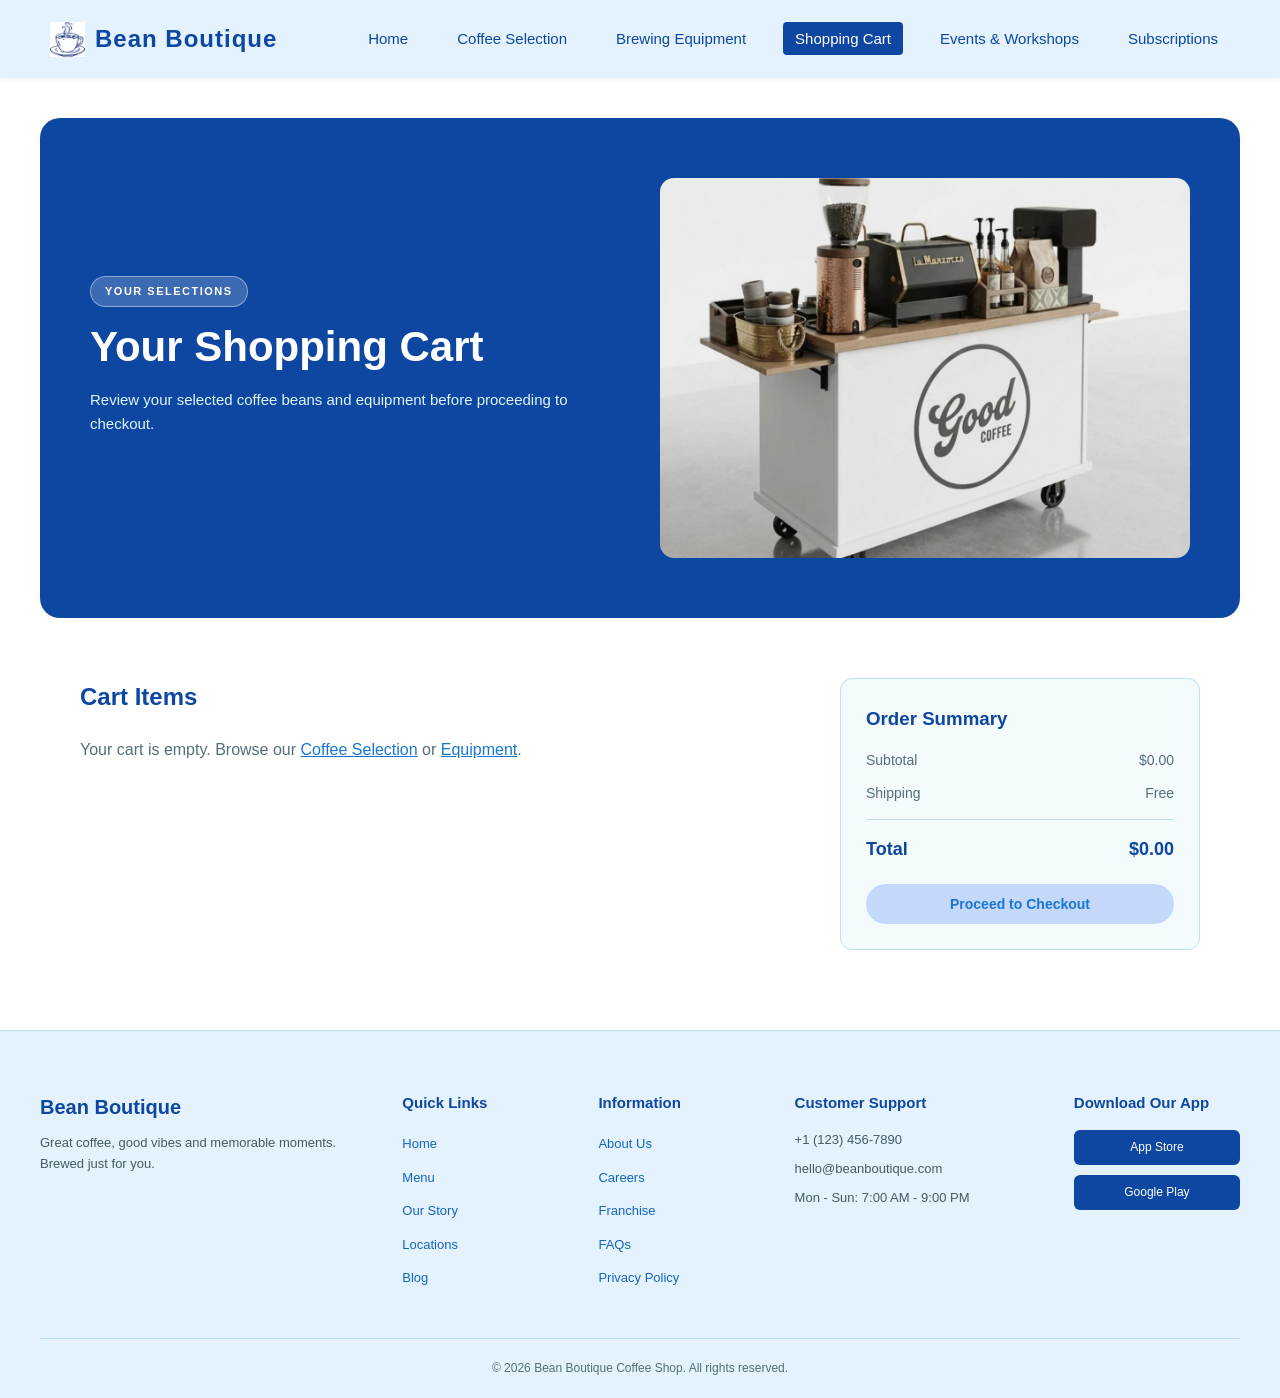
<file: cart.html>
<!DOCTYPE html>
<html lang="en">
<head>
    <meta charset="UTF-8">
    <meta name="viewport" content="width=device-width, initial-scale=1.0">
    <title>Bean Boutique - Shopping Cart</title>
    <link rel="stylesheet" href="style.css">
    <link rel="stylesheet" href="https://cdnjs.cloudflare.com/ajax/libs/font-awesome/6.0.0/css/all.min.css">
</head>
    <body>
        <header>
        <div class="logo" style="display: flex; align-items: center; gap: 10px;">
        <img src="Image/logo.jpg" alt="Coffee Logo" style="width: 35px; height: 35px; object-fit: contain;">
        <span>Bean Boutique</span>
        </div>
        <nav>
            <ul>
                <li><a href="index.html">Home</a></li>
                <li><a href="coffee.html">Coffee Selection</a></li>
                <li><a href="equipment.html">Brewing Equipment</a></li>
                <li><a href="cart.html" class="active">Shopping Cart</a></li>
                <li><a href="events.html">Events & Workshops</a></li>
                <li><a href="subscriptions.html">Subscriptions</a></li>
            </ul>
        </nav>
    </header>

    <section class="main-top-section">
        <div class="main-text-side">
            <span class="sub-title">YOUR SELECTIONS</span>
            <h1>Your Shopping Cart</h1>
            <p>Review your selected coffee beans and equipment before proceeding to checkout.</p>
        </div>
        <div class="main-image-side">
            <img src="Image/shopping cart.jpg" alt="Brewing Equipment Hero">
        </div>
    </section>

    <main class="main-content-wrapper">
        <section class="section-block">
            <div class="cart-container" style="display: grid; grid-template-columns: 2fr 1fr; gap: 40px;">
                <!-- Cart Items List -->
                <div class="cart-items-list">
                    <h2 style="margin-bottom: 20px; color: #0d47a1;">Cart Items</h2>
                    <div id="cartItemsContainer">
                        <!-- JavaScript will inject items here -->
                    </div>
                </div>

                <!-- Cart Summary -->
                <div class="cart-summary" style="background-color: #f4fbfd; border: 1px solid #bbdefb; padding: 25px; border-radius: 12px; height: fit-content;">
                    <h3 style="color: #0d47a1; margin-bottom: 15px;">Order Summary</h3>
                    <div style="display: flex; justify-content: space-between; margin-bottom: 10px; font-size: 14px; color: #546e7a;">
                        <span>Subtotal</span>
                        <span id="cartSubtotal">$0.00</span>
                    </div>
                    <div style="display: flex; justify-content: space-between; margin-bottom: 15px; font-size: 14px; color: #546e7a;">
                        <span>Shipping</span>
                        <span>Free</span>
                    </div>
                    <hr style="border: 0; border-top: 1px solid #bbdefb; margin-bottom: 15px;">
                    <div style="display: flex; justify-content: space-between; margin-bottom: 20px; font-size: 18px; font-weight: bold; color: #0d47a1;">
                        <span>Total</span>
                        <span id="cartTotal">$0.00</span>
                    </div>
                    <button onclick="checkout()" class="btn-primary" style="width: 100%; text-align: center; border: none; cursor: pointer;">Proceed to Checkout</button>
                </div>
            </div>
        </section>
    </main>

    <footer>
        <div class="footer-grid">
            <div class="footer-col">
                <div class="footer-brand">Bean Boutique</div>
                <p class="footer-desc">Great coffee, good vibes and memorable moments. Brewed just for you.</p>
            </div>
            <div class="footer-col">
                <h4>Quick Links</h4>
                <ul>
                    <li><a href="index.html">Home</a></li>
                    <li><a href="coffee.html">Menu</a></li>
                    <li><a href="subscriptions.html">Our Story</a></li>
                    <li><a href="events.html">Locations</a></li>
                    <li><a href="cart.html">Blog</a></li>
                </ul>
            </div>
            <div class="footer-col">
                <h4>Information</h4>
                <ul>
                    <li><a href="#">About Us</a></li>
                    <li><a href="#">Careers</a></li>
                    <li><a href="#">Franchise</a></li>
                    <li><a href="#">FAQs</a></li>
                    <li><a href="#">Privacy Policy</a></li>
                </ul>
            </div>
            <div class="footer-col">
                <h4>Customer Support</h4>
                <p>+1 (123) 456-7890</p>
                <p>hello@beanboutique.com</p>
                <p>Mon - Sun: 7:00 AM - 9:00 PM</p>
            </div>
            <div class="footer-col">
                <h4>Download Our App</h4>
                <div class="app-badges">
                    <div class="app-badge">App Store</div>
                    <div class="app-badge">Google Play</div>
                </div>
            </div>
        </div>
        <div class="footer-bottom-bar">
            <p>&copy; 2026 Bean Boutique Coffee Shop. All rights reserved.</p>
        </div>
    </footer>

    <script>
        function loadCart() {
            let cart = JSON.parse(localStorage.getItem('cartItems')) || [];
            let container = document.getElementById('cartItemsContainer');
            let subtotalEl = document.getElementById('cartSubtotal');
            let totalEl = document.getElementById('cartTotal');

            container.innerHTML = '';

            if (cart.length === 0) {
                container.innerHTML = '<p style="color: #546e7a;">Your cart is empty. Browse our <a href="coffee.html" style="color: #1976d2;">Coffee Selection</a> or <a href="equipment.html" style="color: #1976d2;">Equipment</a>.</p>';
                subtotalEl.innerText = '$0.00';
                totalEl.innerText = '$0.00';
                return;
            }

            let subtotal = 0;
            cart.forEach((item, index) => {
                subtotal += item.price * item.quantity;
                let itemDiv = document.createElement('div');
                itemDiv.style.cssText = 'display: flex; justify-content: space-between; align-items: center; background: #ffffff; border: 1px solid #bbdefb; padding: 15px; border-radius: 8px; margin-bottom: 10px;';
                itemDiv.innerHTML = `
                    <div>
                        <h4 style="color: #0d47a1; font-size: 16px; margin-bottom: 4px;">${item.name}</h4>
                        <p style="color: #546e7a; font-size: 13px;">Price: $${item.price.toFixed(2)}</p>
                    </div>
                    <div style="display: flex; align-items: center; gap: 15px;">
                        <span style="font-weight: bold; color: #0d47a1;">Qty: ${item.quantity}</span>
                        <button onclick="removeItem(${index})" style="background: #ff5252; color: white; border: none; padding: 6px 10px; border-radius: 4px; cursor: pointer;"><i class="fas fa-trash"></i></button>
                    </div>
                `;
                container.appendChild(itemDiv);
            });

            subtotalEl.innerText = '$' + subtotal.toFixed(2);
            totalEl.innerText = '$' + subtotal.toFixed(2);
        }

        function removeItem(index) {
            let cart = JSON.parse(localStorage.getItem('cartItems')) || [];
            cart.splice(index, 1);
            localStorage.setItem('cartItems', JSON.stringify(cart));
            loadCart();
        }

        function checkout() {
            let cart = JSON.parse(localStorage.getItem('cartItems')) || [];
            if (cart.length === 0) {
                alert('Your cart is empty!');
                return;
            }
            alert('Order placed successfully! Thank you for shopping with Bean Boutique.');
            localStorage.removeItem('cartItems');
            loadCart();
        }

        window.onload = loadCart;
    </script>
    </body>
</html>
</file>
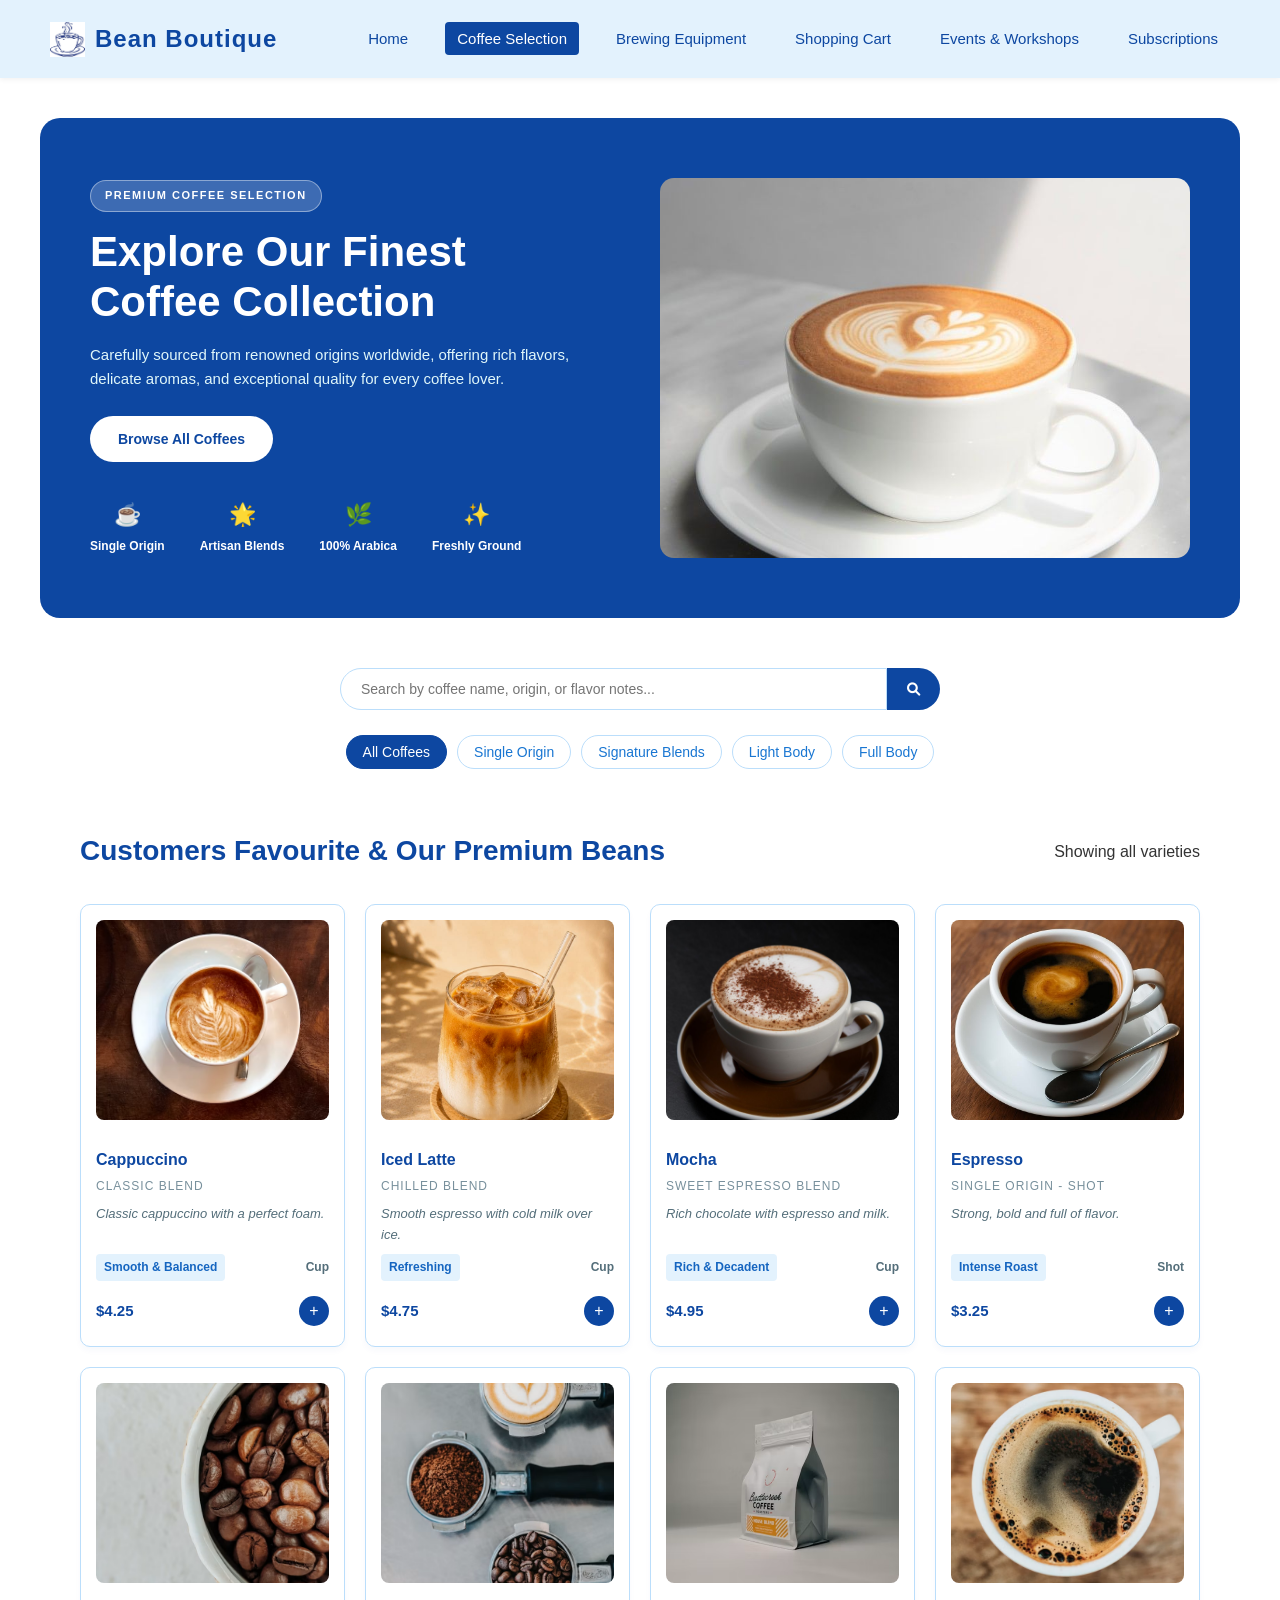
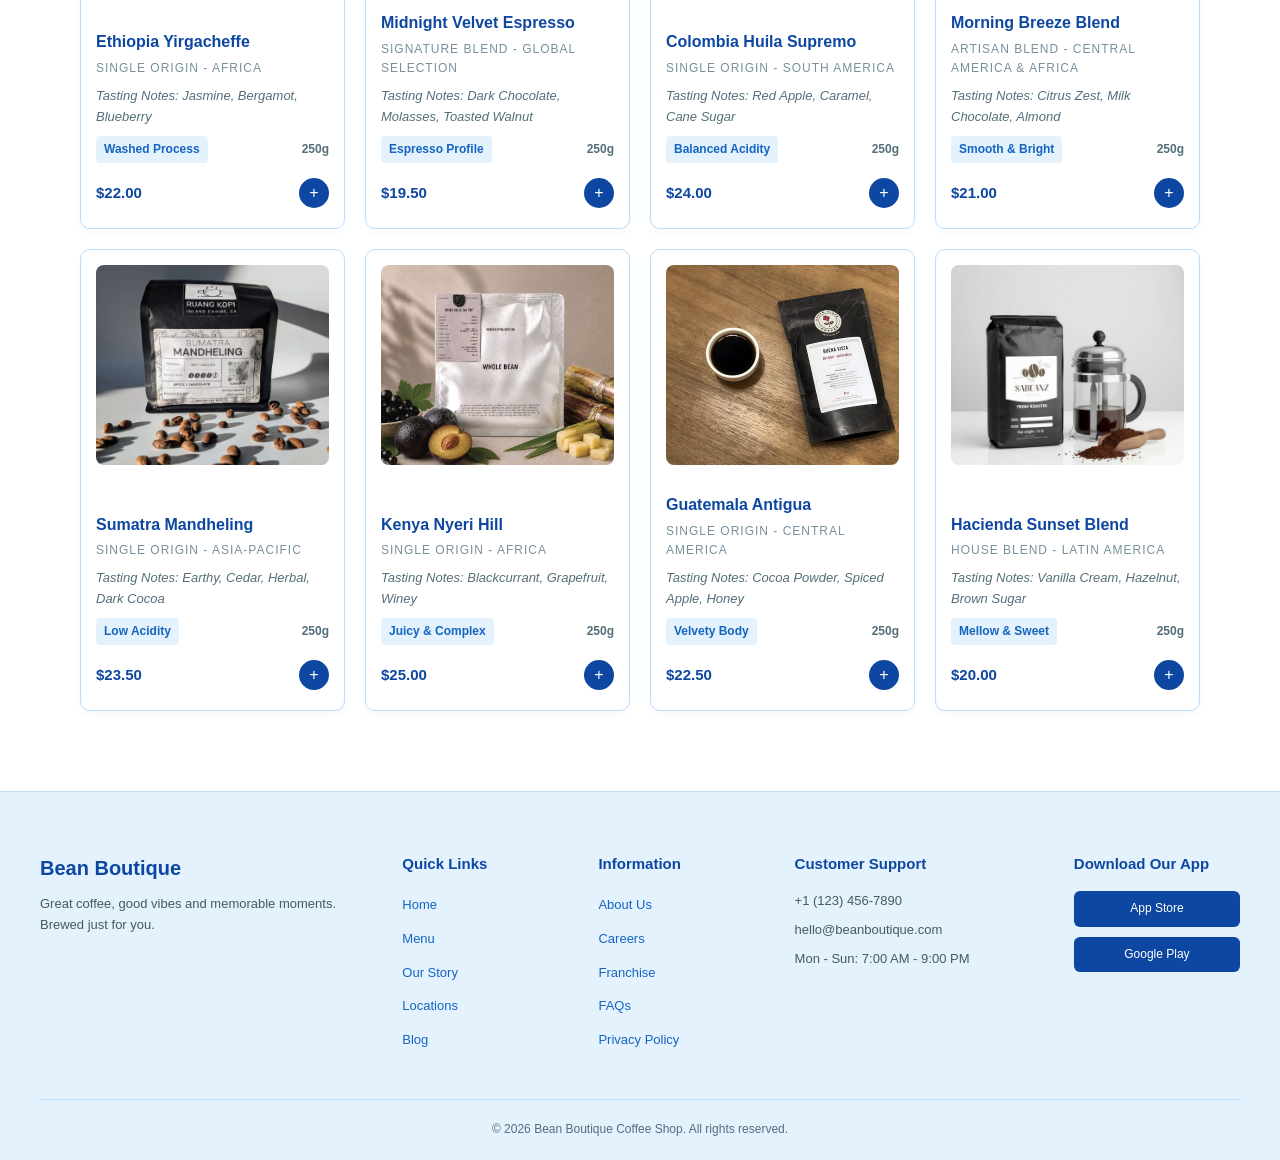
<file: coffee.html>
<!DOCTYPE html>
<html lang="en">
<head>
    <meta charset="UTF-8">
    <meta name="viewport" content="width=device-width, initial-scale=1.0">
    <title>Bean Boutique - Coffee Selection</title>
    <link rel="stylesheet" href="style.css">
    <link rel="stylesheet" href="https://cdnjs.cloudflare.com/ajax/libs/font-awesome/6.0.0/css/all.min.css">
</head>
    <body>
        <header>
        <div class="logo" style="display: flex; align-items: center; gap: 10px;">
        <img src="Image/logo.jpg" alt="Coffee Logo" style="width: 35px; height: 35px; object-fit: contain;">
        <span>Bean Boutique</span>
        </div>
        <nav>
            <ul>
                <li><a href="index.html">Home</a></li>
                <li><a href="coffee.html" class="active">Coffee Selection</a></li>
                <li><a href="equipment.html">Brewing Equipment</a></li>
                <li><a href="cart.html">Shopping Cart</a></li>
                <li><a href="events.html">Events & Workshops</a></li>
                <li><a href="subscriptions.html">Subscriptions</a></li>
            </ul>
        </nav>
    </header>

    <section class="main-top-section">
        <div class="main-text-side">
            <span class="sub-title">PREMIUM COFFEE SELECTION</span>
            <h1>Explore Our Finest<br>Coffee Collection</h1>
            <p>Carefully sourced from renowned origins worldwide, offering rich flavors, delicate aromas, and exceptional quality for every coffee lover.</p>
            <div class="main-btn-group">
                <a href="#coffeeGrid" class="btn-primary">Browse All Coffees</a>
            </div>
            
            <div class="feature-icons-row">
                <div class="f-item">
                    <span>☕</span>
                    <p>Single Origin</p>
                </div>
                <div class="f-item">
                    <span>🌟</span>
                    <p>Artisan Blends</p>
                </div>
                <div class="f-item">
                    <span>🌿</span>
                    <p>100% Arabica</p>
                </div>
                <div class="f-item">
                    <span>✨</span>
                    <p>Freshly Ground</p>
                </div>
            </div>
        </div>
        <div class="main-image-side">
            <img src="Image/coffee main.jpg" alt="Aesthetic Coffee Cup">
        </div>
    </section>

    <main class="main-content-wrapper">
        <section class="filter-section">
            <div class="search-bar">
                <input type="text" id="coffeeSearch" placeholder="Search by coffee name, origin, or flavor notes...">
                <button><i class="fas fa-search"></i></button>
            </div>
            <div class="filter-buttons">
                <button class="filter-btn active" data-filter="all">All Coffees</button>
                <button class="filter-btn" data-filter="single-origin">Single Origin</button>
                <button class="filter-btn" data-filter="blends">Signature Blends</button>
                <button class="filter-btn" data-filter="light-body">Light Body</button>
                <button class="filter-btn" data-filter="full-body">Full Body</button>
            </div>
        </section>

        <!-- Coffee Grid -->
        <section class="section-block">
            <div class="section-title-row">
                <h2>Customers Favourite & Our Premium Beans</h2>
                <span>Showing all varieties</span>
            </div>
            <div class="products-row coffee-grid" id="coffeeGrid">
                <!-- Customer Favorite 1: Cappuccino -->
                    <div class="item-card coffee-item blends light-body" data-price="4.25">
                        <img src="Image/Cappuccino.avif" alt="Cappuccino">
                        <div class="coffee-details">
                            <h3>Cappuccino</h3>
                            <p class="coffee-region">Classic Blend</p>
                            <p class="coffee-notes">Classic cappuccino with a perfect foam.</p>
                            <div class="coffee-meta">
                                <span class="roast-level">Smooth & Balanced</span>
                                <span class="coffee-weight">Cup</span>
                            </div>
                            <div class="price-action">
                                <span class="price-tag">$4.25</span>
                                <button class="add-circle-btn" onclick="addToCart('Cappuccino', 4.25)">+</button>
                            </div>
                        </div>
                    </div>

                    <!-- Customer Favorite 2: Iced Latte -->
                    <div class="item-card coffee-item blends light-body" data-price="4.75">
                        <img src="Image/Ice Latte.jpg" alt="Iced Latte">
                        <div class="coffee-details">
                            <h3>Iced Latte</h3>
                            <p class="coffee-region">Chilled Blend</p>
                            <p class="coffee-notes">Smooth espresso with cold milk over ice.</p>
                            <div class="coffee-meta">
                                <span class="roast-level">Refreshing</span>
                                <span class="coffee-weight">Cup</span>
                            </div>
                            <div class="price-action">
                                <span class="price-tag">$4.75</span>
                                <button class="add-circle-btn" onclick="addToCart('Iced Latte', 4.75)">+</button>
                            </div>
                        </div>
                    </div>

                    <!-- Customer Favorite 3: Mocha -->
                    <div class="item-card coffee-item blends full-body" data-price="4.95">
                        <img src="Image/mocha.jpg" alt="Mocha">
                        <div class="coffee-details">
                            <h3>Mocha</h3>
                            <p class="coffee-region">Sweet Espresso Blend</p>
                            <p class="coffee-notes">Rich chocolate with espresso and milk.</p>
                            <div class="coffee-meta">
                                <span class="roast-level">Rich & Decadent</span>
                                <span class="coffee-weight">Cup</span>
                            </div>
                            <div class="price-action">
                                <span class="price-tag">$4.95</span>
                                <button class="add-circle-btn" onclick="addToCart('Mocha', 4.95)">+</button>
                            </div>
                        </div>
                    </div>

                    <!-- Customer Favorite 4: Espresso -->
                    <div class="item-card coffee-item single-origin full-body" data-price="3.25">
                        <img src="Image/expresso.jpg" alt="Espresso">
                        <div class="coffee-details">
                            <h3>Espresso</h3>
                            <p class="coffee-region">Single Origin - Shot</p>
                            <p class="coffee-notes">Strong, bold and full of flavor.</p>
                            <div class="coffee-meta">
                                <span class="roast-level">Intense Roast</span>
                                <span class="coffee-weight">Shot</span>
                            </div>
                            <div class="price-action">
                                <span class="price-tag">$3.25</span>
                                <button class="add-circle-btn" onclick="addToCart('Espresso', 3.25)">+</button>
                            </div>
                        </div>
                    </div>
                
                <!-- Coffee Item 1 -->
                <div class="item-card coffee-item single-origin full-body" data-price="22.00">
                    <img src="Image/coffee 1.avif" alt="Ethiopia Yirgacheffe">
                    <div class="coffee-details">
                        <h3>Ethiopia Yirgacheffe</h3>
                        <p class="coffee-region">Single Origin - Africa</p>
                        <p class="coffee-notes">Tasting Notes: Jasmine, Bergamot, Blueberry</p>
                        <div class="coffee-meta">
                            <span class="roast-level">Washed Process</span>
                            <span class="coffee-weight">250g</span>
                        </div>
                        <div class="price-action">
                            <span class="price-tag">$22.00</span>
                            <button class="add-circle-btn" onclick="addToCart('Ethiopia Yirgacheffe', 22.00)">+</button>
                        </div>
                    </div>
                </div>

                <!-- Coffee Item 2 -->
                <div class="item-card coffee-item blends full-body" data-price="19.50">
                    <img src="Image/coffee 2.avif" alt="Midnight Velvet Espresso">
                    <div class="coffee-details">
                        <h3>Midnight Velvet Espresso</h3>
                        <p class="coffee-region">Signature Blend - Global Selection</p>
                        <p class="coffee-notes">Tasting Notes: Dark Chocolate, Molasses, Toasted Walnut</p>
                        <div class="coffee-meta">
                            <span class="roast-level">Espresso Profile</span>
                            <span class="coffee-weight">250g</span>
                        </div>
                        <div class="price-action">
                            <span class="price-tag">$19.50</span>
                            <button class="add-circle-btn" onclick="addToCart('Midnight Velvet Espresso', 19.50)">+</button>
                        </div>
                    </div>
                </div>

                <!-- Coffee Item 3 -->
                <div class="item-card coffee-item single-origin light-body" data-price="24.00">
                    <img src="Image/coffee 3.avif" alt="Colombia Huila Supremo">
                    <div class="coffee-details">
                        <h3>Colombia Huila Supremo</h3>
                        <p class="coffee-region">Single Origin - South America</p>
                        <p class="coffee-notes">Tasting Notes: Red Apple, Caramel, Cane Sugar</p>
                        <div class="coffee-meta">
                            <span class="roast-level">Balanced Acidity</span>
                            <span class="coffee-weight">250g</span>
                        </div>
                        <div class="price-action">
                            <span class="price-tag">$24.00</span>
                            <button class="add-circle-btn" onclick="addToCart('Colombia Huila Supremo', 24.00)">+</button>
                        </div>
                    </div>
                </div>

                <!-- Coffee Item 4 -->
                <div class="item-card coffee-item blends light-body" data-price="21.00">
                    <img src="Image/coffee 4.avif" alt="Morning Breeze Breakfast Blend">
                    <div class="coffee-details">
                        <h3>Morning Breeze Blend</h3>
                        <p class="coffee-region">Artisan Blend - Central America & Africa</p>
                        <p class="coffee-notes">Tasting Notes: Citrus Zest, Milk Chocolate, Almond</p>
                        <div class="coffee-meta">
                            <span class="roast-level">Smooth & Bright</span>
                            <span class="coffee-weight">250g</span>
                        </div>
                        <div class="price-action">
                            <span class="price-tag">$21.00</span>
                            <button class="add-circle-btn" onclick="addToCart('Morning Breeze Blend', 21.00)">+</button>
                        </div>
                    </div>
                </div>
                
                <!-- Coffee Item 5 -->
                <div class="item-card coffee-item single-origin full-body" data-price="23.50">
                    <img src="Image/coffee 5.jpg" alt="Sumatra Mandheling">
                    <div class="coffee-details">
                        <h3>Sumatra Mandheling</h3>
                        <p class="coffee-region">Single Origin - Asia-Pacific</p>
                        <p class="coffee-notes">Tasting Notes: Earthy, Cedar, Herbal, Dark Cocoa</p>
                        <div class="coffee-meta">
                            <span class="roast-level">Low Acidity</span>
                            <span class="coffee-weight">250g</span>
                        </div>
                        <div class="price-action">
                            <span class="price-tag">$23.50</span>
                            <button class="add-circle-btn" onclick="addToCart('Sumatra Mandheling', 23.50)">+</button>
                        </div>
                    </div>
                </div>

                <!-- Coffee Item 6 -->
                <div class="item-card coffee-item single-origin light-body" data-price="25.00">
                    <img src="Image/coffee 6.avif" alt="Kenya Nyeri Hill">
                    <div class="coffee-details">
                        <h3>Kenya Nyeri Hill</h3>
                        <p class="coffee-region">Single Origin - Africa</p>
                        <p class="coffee-notes">Tasting Notes: Blackcurrant, Grapefruit, Winey</p>
                        <div class="coffee-meta">
                            <span class="roast-level">Juicy & Complex</span>
                            <span class="coffee-weight">250g</span>
                        </div>
                        <div class="price-action">
                            <span class="price-tag">$25.00</span>
                            <button class="add-circle-btn" onclick="addToCart('Kenya Nyeri Hill', 25.00)">+</button>
                        </div>
                    </div>
                </div>

                <!-- Coffee Item 7 -->
                <div class="item-card coffee-item single-origin full-body" data-price="22.50">
                    <img src="Image/coffee 7.jpg" alt="Guatemala Antigua">
                    <div class="coffee-details">
                        <h3>Guatemala Antigua</h3>
                        <p class="coffee-region">Single Origin - Central America</p>
                        <p class="coffee-notes">Tasting Notes: Cocoa Powder, Spiced Apple, Honey</p>
                        <div class="coffee-meta">
                            <span class="roast-level">Velvety Body</span>
                            <span class="coffee-weight">250g</span>
                        </div>
                        <div class="price-action">
                            <span class="price-tag">$22.50</span>
                            <button class="add-circle-btn" onclick="addToCart('Guatemala Antigua', 22.50)">+</button>
                        </div>
                    </div>
                </div>

                <!-- Coffee Item 8 -->
                <div class="item-card coffee-item blends light-body" data-price="20.00">
                    <img src="Image/coffee 8.jpg" alt="Hacienda Sunset Blend">
                    <div class="coffee-details">
                        <h3>Hacienda Sunset Blend</h3>
                        <p class="coffee-region">House Blend - Latin America</p>
                        <p class="coffee-notes">Tasting Notes: Vanilla Cream, Hazelnut, Brown Sugar</p>
                        <div class="coffee-meta">
                            <span class="roast-level">Mellow & Sweet</span>
                            <span class="coffee-weight">250g</span>
                        </div>
                        <div class="price-action">
                            <span class="price-tag">$20.00</span>
                            <button class="add-circle-btn" onclick="addToCart('Hacienda Sunset Blend', 20.00)">+</button>
                        </div>
                    </div>
                </div>

            </div>
        </section>

    </main>

    <footer>
        <div class="footer-grid">
            <div class="footer-col">
                <div class="footer-brand">Bean Boutique</div>
                <p class="footer-desc">Great coffee, good vibes and memorable moments. Brewed just for you.</p>
            </div>
            <div class="footer-col">
                <h4>Quick Links</h4>
                <ul>
                    <li><a href="index.html">Home</a></li>
                    <li><a href="coffee.html">Menu</a></li>
                    <li><a href="subscriptions.html">Our Story</a></li>
                    <li><a href="events.html">Locations</a></li>
                    <li><a href="cart.html">Blog</a></li>
                </ul>
            </div>
            <div class="footer-col">
                <h4>Information</h4>
                <ul>
                    <li><a href="#">About Us</a></li>
                    <li><a href="#">Careers</a></li>
                    <li><a href="#">Franchise</a></li>
                    <li><a href="#">FAQs</a></li>
                    <li><a href="#">Privacy Policy</a></li>
                </ul>
            </div>
            <div class="footer-col">
                <h4>Customer Support</h4>
                <p>+1 (123) 456-7890</p>
                <p>hello@beanboutique.com</p>
                <p>Mon - Sun: 7:00 AM - 9:00 PM</p>
            </div>
            <div class="footer-col">
                <h4>Download Our App</h4>
                <div class="app-badges">
                    <div class="app-badge">App Store</div>
                    <div class="app-badge">Google Play</div>
                </div>
            </div>
        </div>
        <div class="footer-bottom-bar">
            <p>&copy; 2026 Bean Boutique Coffee Shop. All rights reserved.</p>
        </div>
    </footer>

    <!-- JavaScript for Filtering and Add to Cart -->
    <script>
        function addToCart(itemName, itemPrice) {
            let cart = JSON.parse(localStorage.getItem('cartItems')) || [];
            cart.push({ name: itemName, price: itemPrice, quantity: 1 });
            localStorage.setItem('cartItems', JSON.stringify(cart));
            window.location.href = 'cart.html';
        }

        const filterButtons = document.querySelectorAll('.filter-btn');
        const coffeeItems = document.querySelectorAll('.coffee-item');
        const searchInput = document.getElementById('coffeeSearch');

        filterButtons.forEach(button => {
            button.addEventListener('click', () => {
                document.querySelector('.filter-btn.active').classList.remove('active');
                button.classList.add('active');

                const filter = button.dataset.filter;

                coffeeItems.forEach(item => {
                    if (filter === 'all' || item.classList.contains(filter)) {
                        item.style.display = 'block';
                    } else {
                        item.style.display = 'none';
                    }
                });
            });
        });

        searchInput.addEventListener('keyup', (e) => {
            const searchString = e.target.value.toLowerCase();

            coffeeItems.forEach(item => {
                const coffeeName = item.querySelector('h3').innerText.toLowerCase();
                const coffeeRegion = item.querySelector('.coffee-region').innerText.toLowerCase();
                const coffeeNotes = item.querySelector('.coffee-notes').innerText.toLowerCase();

                if (coffeeName.includes(searchString) || coffeeRegion.includes(searchString) || coffeeNotes.includes(searchString)) {
                    item.style.display = 'block';
                } else {
                    item.style.display = 'none';
                }
            });
            
            document.querySelector('.filter-btn.active').classList.remove('active');
            document.querySelector('.filter-btn[data-filter="all"]').classList.add('active');
        });
    </script>
    </body>
</html>
</file>
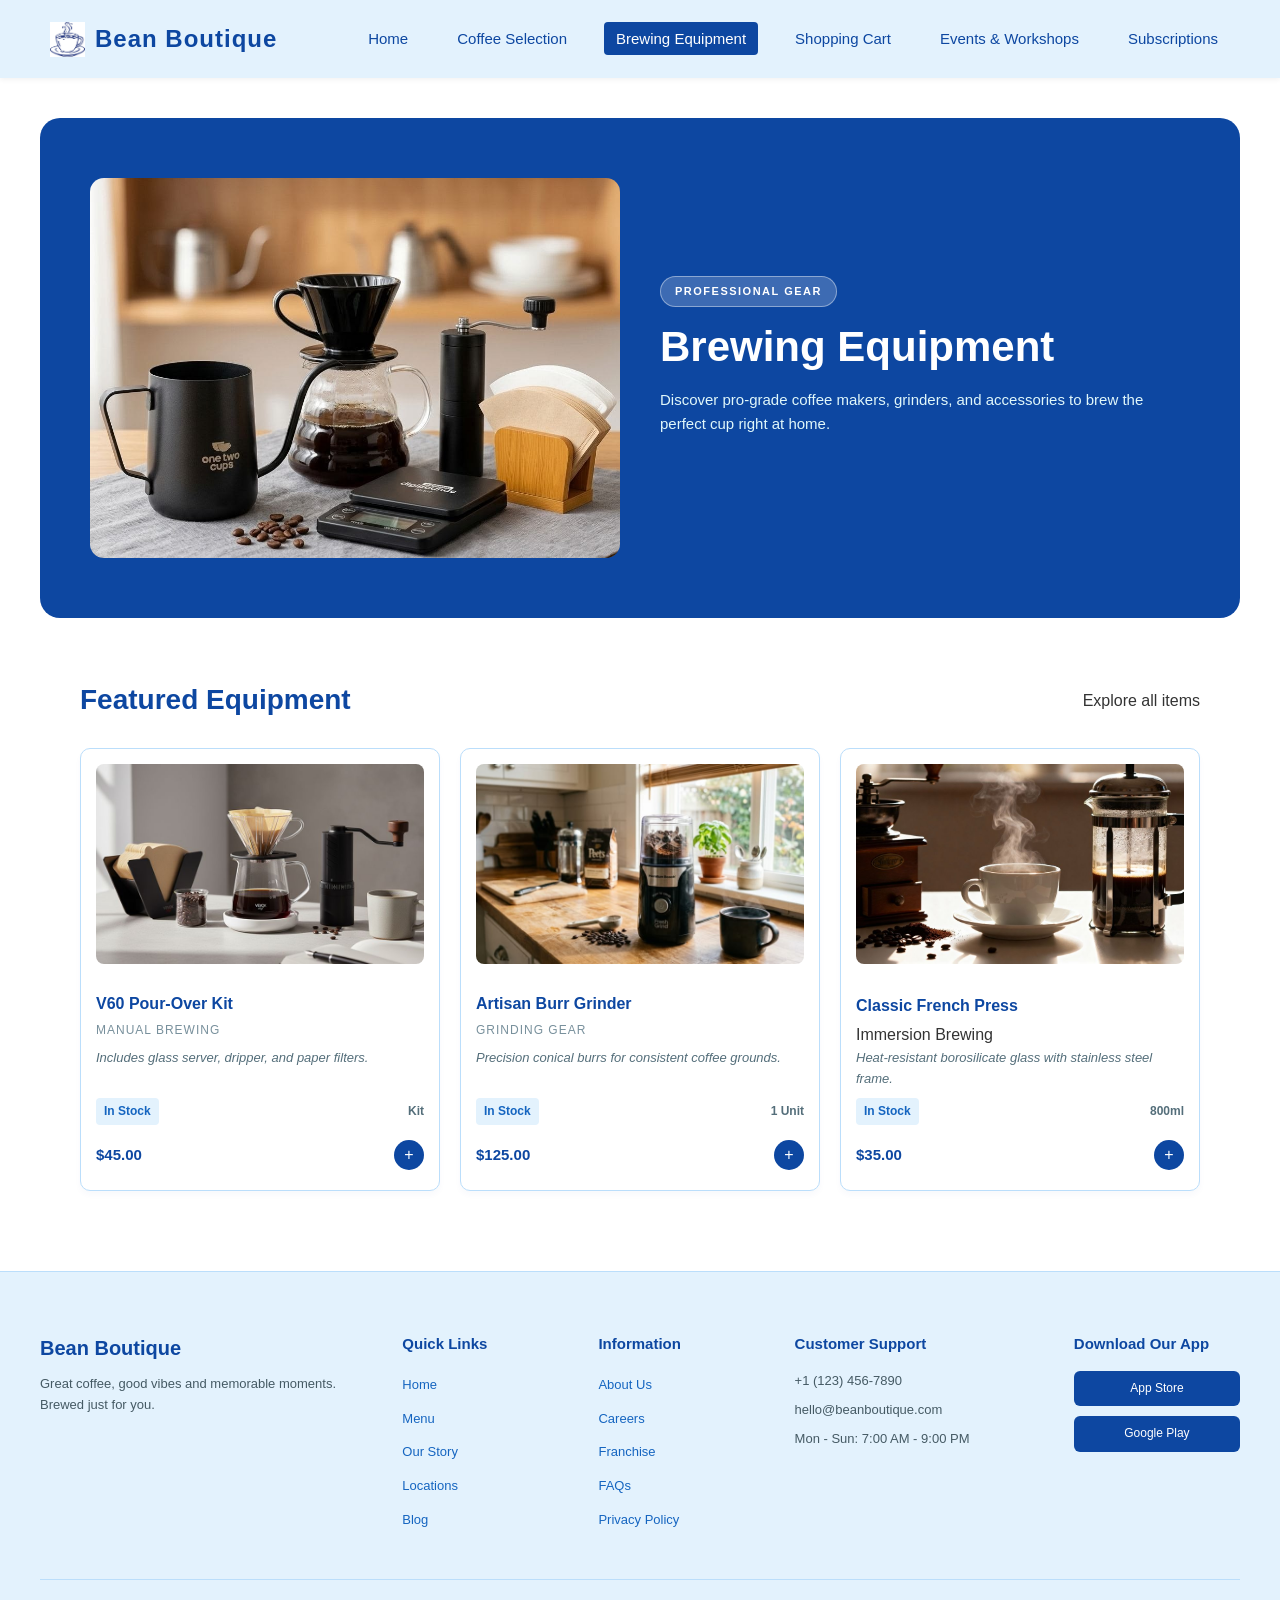
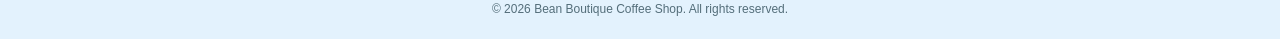
<file: equipment.html>
<!DOCTYPE html>
<html lang="en">
<head>
    <meta charset="UTF-8">
    <meta name="viewport" content="width=device-width, initial-scale=1.0">
    <title>Bean Boutique - Brewing Equipment</title>
    <link rel="stylesheet" href="style.css">
    <link rel="stylesheet" href="https://cdnjs.cloudflare.com/ajax/libs/font-awesome/6.0.0/css/all.min.css">
</head>
<body>
    <header>
        <div class="logo" style="display: flex; align-items: center; gap: 10px;">
        <img src="Image/logo.jpg" alt="Coffee Logo" style="width: 35px; height: 35px; object-fit: contain;">
        <span>Bean Boutique</span>
        </div>
        <nav>
            <ul>
                <li><a href="index.html">Home</a></li>
                <li><a href="coffee.html">Coffee Selection</a></li>
                <li><a href="equipment.html" class="active">Brewing Equipment</a></li>
                <li><a href="cart.html">Shopping Cart</a></li>
                <li><a href="events.html">Events & Workshops</a></li>
                <li><a href="subscriptions.html">Subscriptions</a></li>
            </ul>
        </nav>
    </header>

    <section class="main-top-section">
        <div class="main-image-side">
            <img src="Image/Brewing equipment main.jpg" alt="Brewing Equipment Hero">
        </div>
        <div class="main-text-side">
            <span class="sub-title">PROFESSIONAL GEAR</span>
            <h1>Brewing Equipment</h1>
            <p>Discover pro-grade coffee makers, grinders, and accessories to brew the perfect cup right at home.</p>
        </div>
    </section>

    <main class="main-content-wrapper">
        <section class="section-block">
            <div class="section-title-row">
                <h2>Featured Equipment</h2>
                <span>Explore all items</span>
            </div>
            <div class="products-row equipment-grid">
                <!-- Equipment Item 1 -->
                <div class="item-card" data-price="125.00">
                    <img src="Image/Brewing V60 Pour-Over Kit.jpg" alt="V60 Dripper Set">
                    <div class="coffee-details">
                        <h3>V60 Pour-Over Kit</h3>
                        <p class="coffee-region">Manual Brewing</p>
                        <p class="coffee-notes">Includes glass server, dripper, and paper filters.</p>
                        <div class="coffee-meta">
                            <span class="roast-level">In Stock</span>
                            <span class="coffee-weight">Kit</span>
                        </div>
                        <div class="price-action">
                            <span class="price-tag">$45.00</span>
                            <button class="add-circle-btn" onclick="addToCart('V60 Pour-Over Kit', 45.00)">+</button>
                        </div>
                    </div>
                </div>

                <!-- Equipment Item 2 -->
                <div class="item-card" data-price="150.00">
                    <img src="Image/Brewing V6Artisan Burr Grinder.jpg" alt="Coffee Grinder">
                    <div class="coffee-details">
                        <h3>Artisan Burr Grinder</h3>
                        <p class="coffee-region">Grinding Gear</p>
                        <p class="coffee-notes">Precision conical burrs for consistent coffee grounds.</p>
                        <div class="coffee-meta">
                            <span class="roast-level">In Stock</span>
                            <span class="coffee-weight">1 Unit</span>
                        </div>
                        <div class="price-action">
                            <span class="price-tag">$125.00</span>
                            <button class="add-circle-btn" onclick="addToCart('Artisan Burr Grinder', 125.00)">+</button>
                        </div>
                    </div>
                </div>

                <!-- Equipment Item 3 -->
                <div class="item-card" data-price="85.00">
                    <img src="Image/Brewing Classic French Press.jpg" alt="French Press">
                    <div class="coffee-details">
                        <h3>Classic French Press</h3>
                        <p>Immersion Brewing</p>
                        <p class="coffee-notes">Heat-resistant borosilicate glass with stainless steel frame.</p>
                        <div class="coffee-meta">
                            <span class="roast-level">In Stock</span>
                            <span class="coffee-weight">800ml</span>
                        </div>
                        <div class="price-action">
                            <span class="price-tag">$35.00</span>
                            <button class="add-circle-btn" onclick="addToCart('Classic French Press', 35.00)">+</button>
                        </div>
                    </div>
                </div>
            </div>
        </section>
    </main>

    <footer>
        <div class="footer-grid">
            <div class="footer-col">
                <div class="footer-brand">Bean Boutique</div>
                <p class="footer-desc">Great coffee, good vibes and memorable moments. Brewed just for you.</p>
            </div>
            <div class="footer-col">
                <h4>Quick Links</h4>
                <ul>
                    <li><a href="index.html">Home</a></li>
                    <li><a href="coffee.html">Menu</a></li>
                    <li><a href="subscriptions.html">Our Story</a></li>
                    <li><a href="events.html">Locations</a></li>
                    <li><a href="cart.html">Blog</a></li>
                </ul>
            </div>
            <div class="footer-col">
                <h4>Information</h4>
                <ul>
                    <li><a href="#">About Us</a></li>
                    <li><a href="#">Careers</a></li>
                    <li><a href="#">Franchise</a></li>
                    <li><a href="#">FAQs</a></li>
                    <li><a href="#">Privacy Policy</a></li>
                </ul>
            </div>
            <div class="footer-col">
                <h4>Customer Support</h4>
                <p>+1 (123) 456-7890</p>
                <p>hello@beanboutique.com</p>
                <p>Mon - Sun: 7:00 AM - 9:00 PM</p>
            </div>
            <div class="footer-col">
                <h4>Download Our App</h4>
                <div class="app-badges">
                    <div class="app-badge">App Store</div>
                    <div class="app-badge">Google Play</div>
                </div>
            </div>
        </div>
        <div class="footer-bottom-bar">
            <p>&copy; 2026 Bean Boutique Coffee Shop. All rights reserved.</p>
        </div>
    </footer>

    <script>
        function addToCart(itemName, itemPrice) {
            let cart = JSON.parse(localStorage.getItem('cartItems')) || [];
            cart.push({ name: itemName, price: itemPrice, quantity: 1 });
            localStorage.setItem('cartItems', JSON.stringify(cart));
            window.location.href = 'cart.html';
        }
    </script>
</body>
</html>
</file>
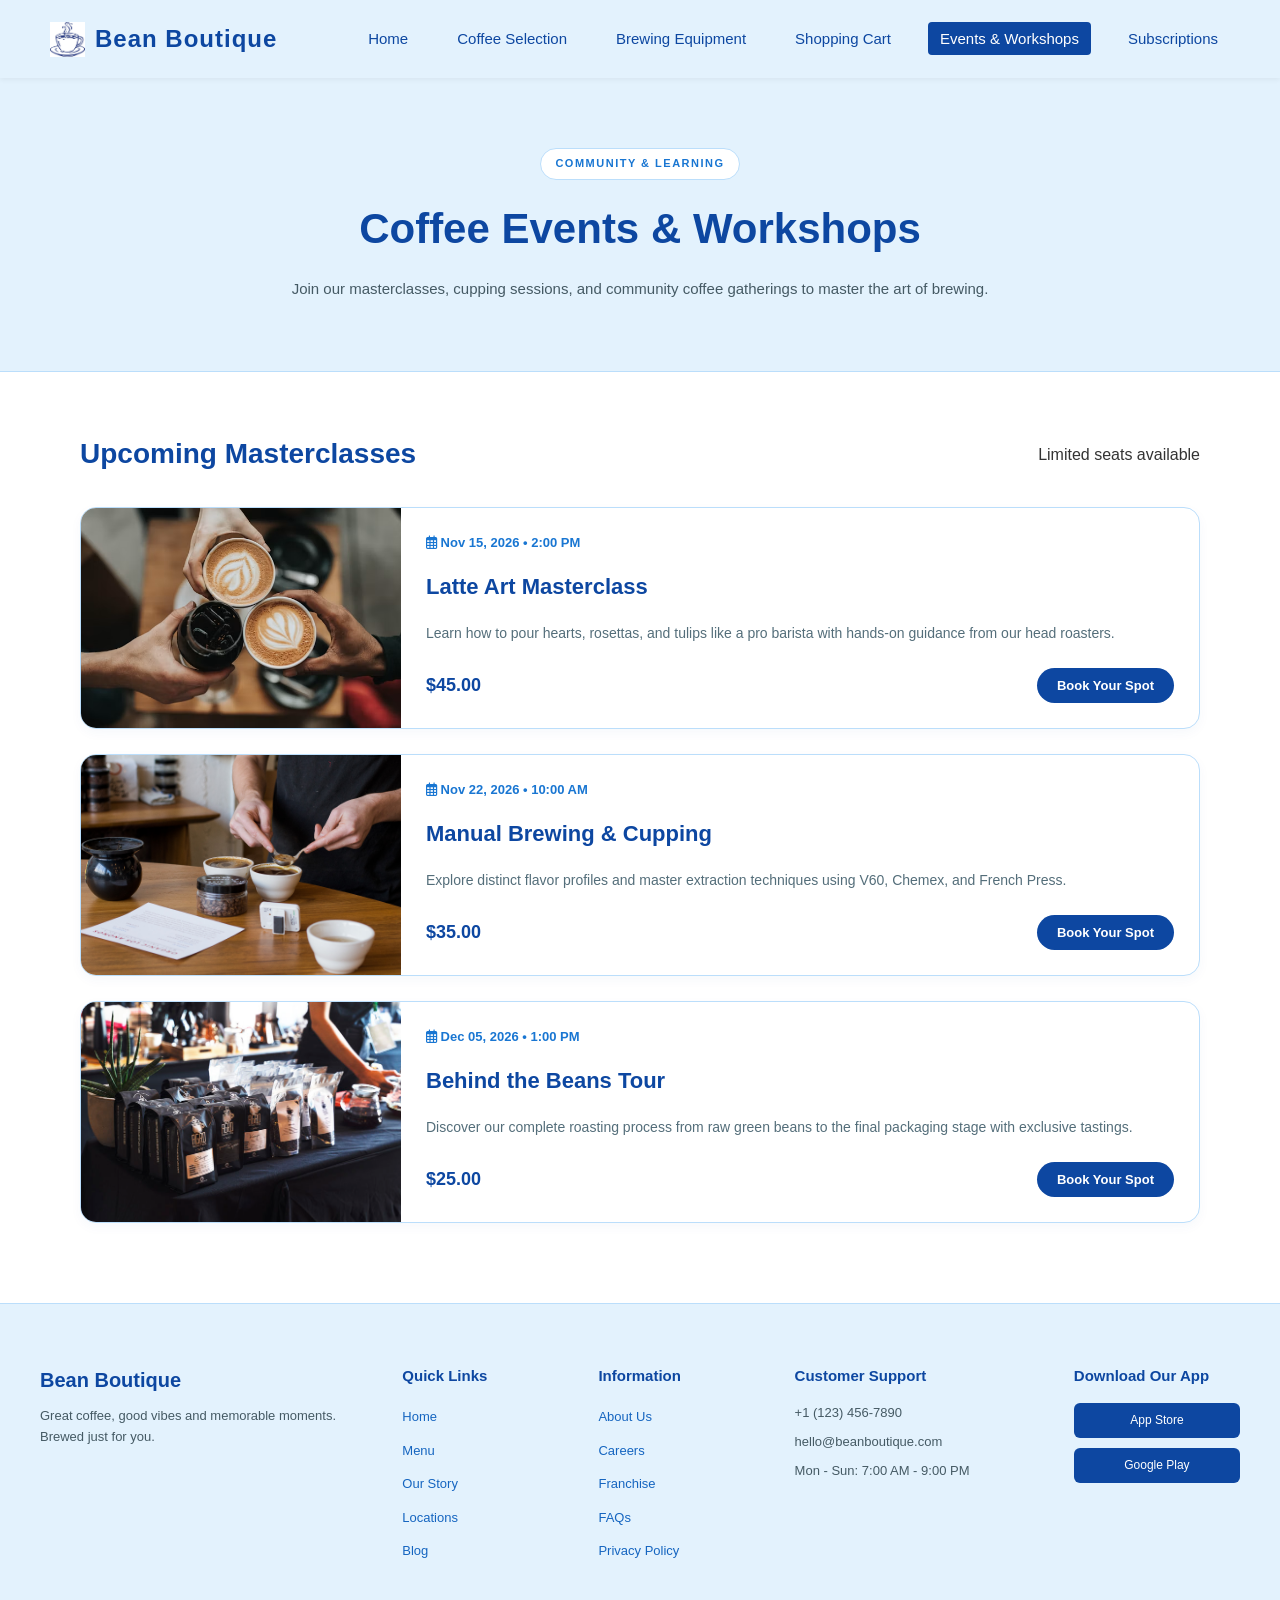
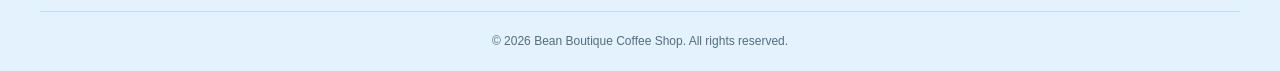
<file: events.html>
<!DOCTYPE html>
<html lang="en">
<head>
    <meta charset="UTF-8">
    <meta name="viewport" content="width=device-width, initial-scale=1.0">
    <title>Bean Boutique - Events & Workshops</title>
    <link rel="stylesheet" href="style.css">
    <link rel="stylesheet" href="https://cdnjs.cloudflare.com/ajax/libs/font-awesome/6.0.0/css/all.min.css">
</head>
<body>

    <header>
        <div class="logo" style="display: flex; align-items: center; gap: 10px;">
        <img src="Image/logo.jpg" alt="Coffee Logo" style="width: 35px; height: 35px; object-fit: contain;">
        <span>Bean Boutique</span>
        </div>
        <nav>
            <ul>
                <li><a href="index.html">Home</a></li>
                <li><a href="coffee.html">Coffee Selection</a></li>
                <li><a href="equipment.html">Brewing Equipment</a></li>
                <li><a href="cart.html">Shopping Cart</a></li>
                <li><a href="events.html" class="active">Events & Workshops</a></li>
                <li><a href="subscriptions.html">Subscriptions</a></li>
            </ul>
        </nav>
    </header>

    <section class="events-custom-banner">
        <div class="events-custom-content">
            <span class="events-custom-tag">COMMUNITY & LEARNING</span>
            <h1>Coffee Events & Workshops</h1>
            <p>Join our masterclasses, cupping sessions, and community coffee gatherings to master the art of brewing.</p>
        </div>
    </section>

    <main class="main-content-wrapper">
        <section class="section-block">
            <div class="section-title-row">
                <h2>Upcoming Masterclasses</h2>
                <span>Limited seats available</span>
            </div>
            
            <div class="events-list-container">
                <!-- Event Item 1 -->
                <div class="event-horizontal-card">
                    <img src="Image/Event 1.avif" alt="Latte Art">
                    <div class="event-info">
                        <div class="event-date-tag"><i class="far fa-calendar-alt"></i> Nov 15, 2026 &bull; 2:00 PM</div>
                        <h3>Latte Art Masterclass</h3>
                        <p>Learn how to pour hearts, rosettas, and tulips like a pro barista with hands-on guidance from our head roasters.</p>
                        <div class="event-footer-row">
                            <span class="event-price-tag">$45.00</span>
                            <button class="event-btn-primary" onclick="bookEvent('Latte Art Masterclass', 45.00)">Book Your Spot</button>
                        </div>
                    </div>
                </div>

                <!-- Event Item 2 -->
                <div class="event-horizontal-card">
                    <img src="Image/Event 2.jpg" alt="Manual Brewing">
                    <div class="event-info">
                        <div class="event-date-tag"><i class="far fa-calendar-alt"></i> Nov 22, 2026 &bull; 10:00 AM</div>
                        <h3>Manual Brewing & Cupping</h3>
                        <p>Explore distinct flavor profiles and master extraction techniques using V60, Chemex, and French Press.</p>
                        <div class="event-footer-row">
                            <span class="event-price-tag">$35.00</span>
                            <button class="event-btn-primary" onclick="bookEvent('Manual Brewing & Cupping', 35.00)">Book Your Spot</button>
                        </div>
                    </div>
                </div>

                <!-- Event Item 3 -->
                <div class="event-horizontal-card">
                    <img src="Image/Event 3.jpg" alt="Roastery Tour">
                    <div class="event-info">
                        <div class="event-date-tag"><i class="far fa-calendar-alt"></i> Dec 05, 2026 &bull; 1:00 PM</div>
                        <h3>Behind the Beans Tour</h3>
                        <p>Discover our complete roasting process from raw green beans to the final packaging stage with exclusive tastings.</p>
                        <div class="event-footer-row">
                            <span class="event-price-tag">$25.00</span>
                            <button class="event-btn-primary" onclick="bookEvent('Behind the Beans Tour', 25.00)">Book Your Spot</button>
                        </div>
                    </div>
                </div>
            </div>
        </section>
    </main>

    <footer>
        <div class="footer-grid">
            <div class="footer-col">
                <div class="footer-brand">Bean Boutique</div>
                <p class="footer-desc">Great coffee, good vibes and memorable moments. Brewed just for you.</p>
            </div>
            <div class="footer-col">
                <h4>Quick Links</h4>
                <ul>
                    <li><a href="index.html">Home</a></li>
                    <li><a href="coffee.html">Menu</a></li>
                    <li><a href="subscriptions.html">Our Story</a></li>
                    <li><a href="events.html">Locations</a></li>
                    <li><a href="cart.html">Blog</a></li>
                </ul>
            </div>
            <div class="footer-col">
                <h4>Information</h4>
                <ul>
                    <li><a href="#">About Us</a></li>
                    <li><a href="#">Careers</a></li>
                    <li><a href="#">Franchise</a></li>
                    <li><a href="#">FAQs</a></li>
                    <li><a href="#">Privacy Policy</a></li>
                </ul>
            </div>
            <div class="footer-col">
                <h4>Customer Support</h4>
                <p>+1 (123) 456-7890</p>
                <p>hello@beanboutique.com</p>
                <p>Mon - Sun: 7:00 AM - 9:00 PM</p>
            </div>
            <div class="footer-col">
                <h4>Download Our App</h4>
                <div class="app-badges">
                    <div class="app-badge">App Store</div>
                    <div class="app-badge">Google Play</div>
                </div>
            </div>
        </div>
        <div class="footer-bottom-bar">
            <p>&copy; 2026 Bean Boutique Coffee Shop. All rights reserved.</p>
        </div>
    </footer>

    <script>
        function bookEvent(eventName, eventPrice) {
            let cart = JSON.parse(localStorage.getItem('cartItems')) || [];
            cart.push({ name: 'Workshop: ' + eventName, price: eventPrice, quantity: 1 });
            localStorage.setItem('cartItems', JSON.stringify(cart));
            alert(eventName + ' added to your cart!');
            window.location.href = 'cart.html';
        }
    </script>

</body>
</html>
</file>
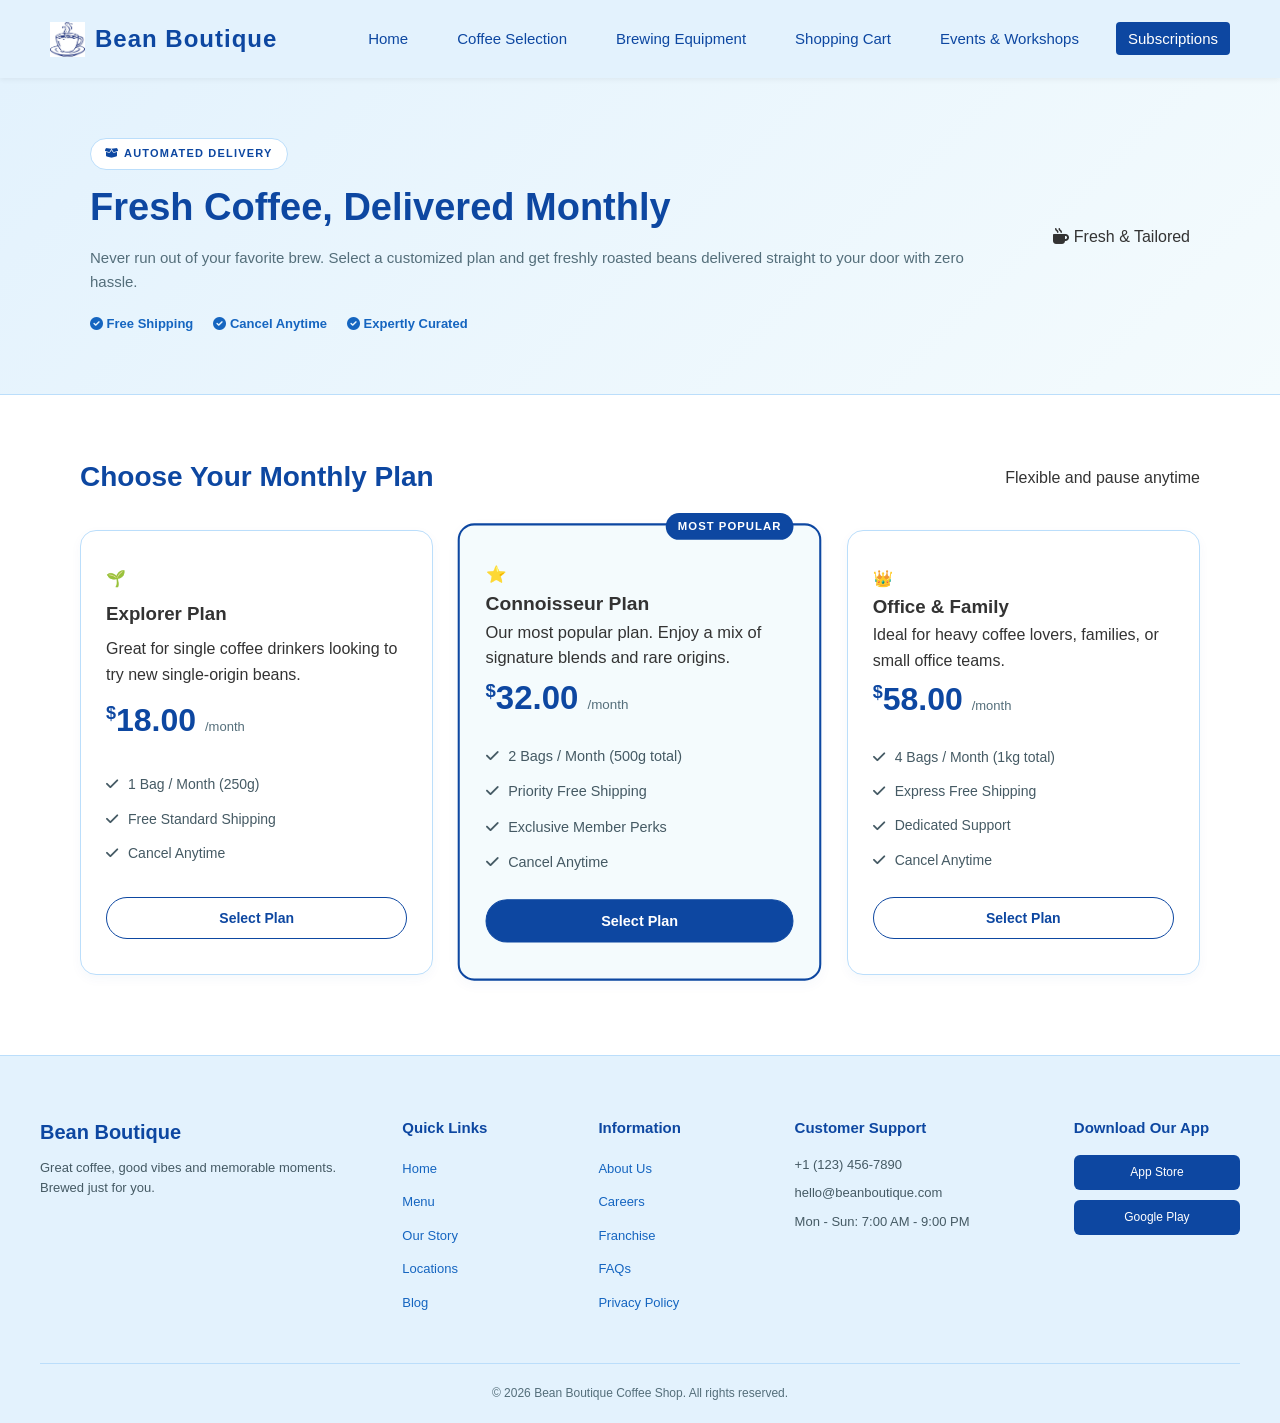
<file: subscriptions.html>
<!DOCTYPE html>
<html lang="en">
<head>
    <meta charset="UTF-8">
    <meta name="viewport" content="width=device-width, initial-scale=1.0">
    <title>Bean Boutique - Subscriptions</title>
    <link rel="stylesheet" href="style.css">
    <link rel="stylesheet" href="https://cdnjs.cloudflare.com/ajax/libs/font-awesome/6.0.0/css/all.min.css">
</head>
<body>

    <header>
        <div class="logo" style="display: flex; align-items: center; gap: 10px;">
        <img src="Image/logo.jpg" alt="Coffee Logo" style="width: 35px; height: 35px; object-fit: contain;">
        <span>Bean Boutique</span>
        </div>
        <nav>
            <ul>
                <li><a href="index.html">Home</a></li>
                <li><a href="coffee.html">Coffee Selection</a></li>
                <li><a href="equipment.html">Brewing Equipment</a></li>
                <li><a href="cart.html">Shopping Cart</a></li>
                <li><a href="events.html">Events & Workshops</a></li>
                <li><a href="subscriptions.html" class="active">Subscriptions</a></li>
            </ul>
        </nav>
    </header>

    <section class="subs-split-banner">
        <div class="subs-split-container">
            <div class="subs-split-text">
                <span class="subs-badge-pill"><i class="fas fa-box-open"></i> AUTOMATED DELIVERY</span>
                <h1>Fresh Coffee, Delivered Monthly</h1>
                <p>Never run out of your favorite brew. Select a customized plan and get freshly roasted beans delivered straight to your door with zero hassle.</p>
                <div class="subs-perks-row">
                    <span><i class="fas fa-check-circle"></i> Free Shipping</span>
                    <span><i class="fas fa-check-circle"></i> Cancel Anytime</span>
                    <span><i class="fas fa-check-circle"></i> Expertly Curated</span>
                </div>
            </div>
            <div class="subs-split-graphic">
                <div class="subs-graphic-box">
                    <i class="fas fa-mug-hot"></i>
                    <span>Fresh & Tailored</span>
                </div>
            </div>
        </div>
    </section>

    <main class="main-content-wrapper">
        <section class="section-block">
            <div class="section-title-row">
                <h2>Choose Your Monthly Plan</h2>
                <span>Flexible and pause anytime</span>
            </div>
            
            <!-- Pricing Cards Grid -->
            <div class="subs-pricing-grid">
                
                <!-- Plan 1 -->
                <div class="subs-card">
                    <div class="subs-card-icon">🌱</div>
                    <h3>Explorer Plan</h3>
                    <p class="subs-plan-desc">Great for single coffee drinkers looking to try new single-origin beans.</p>
                    <div class="subs-price-box">
                        <span class="subs-currency">$</span>18.00 <span class="subs-duration">/month</span>
                    </div>
                    <ul class="subs-features-list">
                        <li><i class="fas fa-check"></i> 1 Bag / Month (250g)</li>
                        <li><i class="fas fa-check"></i> Free Standard Shipping</li>
                        <li><i class="fas fa-check"></i> Cancel Anytime</li>
                    </ul>
                    <button class="subs-btn" onclick="subscribePlan('Explorer Plan (Monthly)', 18.00)">Select Plan</button>
                </div>

                <!-- Plan 2 (Highlighted / Most Popular) -->
                <div class="subs-card subs-card-featured">
                    <div class="subs-top-badge">Most Popular</div>
                    <div class="subs-card-icon">⭐</div>
                    <h3>Connoisseur Plan</h3>
                    <p class="subs-plan-desc">Our most popular plan. Enjoy a mix of signature blends and rare origins.</p>
                    <div class="subs-price-box">
                        <span class="subs-currency">$</span>32.00 <span class="subs-duration">/month</span>
                    </div>
                    <ul class="subs-features-list">
                        <li><i class="fas fa-check"></i> 2 Bags / Month (500g total)</li>
                        <li><i class="fas fa-check"></i> Priority Free Shipping</li>
                        <li><i class="fas fa-check"></i> Exclusive Member Perks</li>
                        <li><i class="fas fa-check"></i> Cancel Anytime</li>
                    </ul>
                    <button class="subs-btn subs-btn-featured" onclick="subscribePlan('Connoisseur Plan (Monthly)', 32.00)">Select Plan</button>
                </div>

                <!-- Plan 3 -->
                <div class="subs-card">
                    <div class="subs-card-icon">👑</div>
                    <h3>Office & Family</h3>
                    <p class="subs-plan-desc">Ideal for heavy coffee lovers, families, or small office teams.</p>
                    <div class="subs-price-box">
                        <span class="subs-currency">$</span>58.00 <span class="subs-duration">/month</span>
                    </div>
                    <ul class="subs-features-list">
                        <li><i class="fas fa-check"></i> 4 Bags / Month (1kg total)</li>
                        <li><i class="fas fa-check"></i> Express Free Shipping</li>
                        <li><i class="fas fa-check"></i> Dedicated Support</li>
                        <li><i class="fas fa-check"></i> Cancel Anytime</li>
                    </ul>
                    <button class="subs-btn" onclick="subscribePlan('Office & Family Plan (Monthly)', 58.00)">Select Plan</button>
                </div>

            </div>
        </section>
    </main>

    <footer>
        <div class="footer-grid">
            <div class="footer-col">
                <div class="footer-brand">Bean Boutique</div>
                <p class="footer-desc">Great coffee, good vibes and memorable moments. Brewed just for you.</p>
            </div>
            <div class="footer-col">
                <h4>Quick Links</h4>
                <ul>
                    <li><a href="index.html">Home</a></li>
                    <li><a href="coffee.html">Menu</a></li>
                    <li><a href="subscriptions.html">Our Story</a></li>
                    <li><a href="events.html">Locations</a></li>
                    <li><a href="cart.html">Blog</a></li>
                </ul>
            </div>
            <div class="footer-col">
                <h4>Information</h4>
                <ul>
                    <li><a href="#">About Us</a></li>
                    <li><a href="#">Careers</a></li>
                    <li><a href="#">Franchise</a></li>
                    <li><a href="#">FAQs</a></li>
                    <li><a href="#">Privacy Policy</a></li>
                </ul>
            </div>
            <div class="footer-col">
                <h4>Customer Support</h4>
                <p>+1 (123) 456-7890</p>
                <p>hello@beanboutique.com</p>
                <p>Mon - Sun: 7:00 AM - 9:00 PM</p>
            </div>
            <div class="footer-col">
                <h4>Download Our App</h4>
                <div class="app-badges">
                    <div class="app-badge">App Store</div>
                    <div class="app-badge">Google Play</div>
                </div>
            </div>
        </div>
        <div class="footer-bottom-bar">
            <p>&copy; 2026 Bean Boutique Coffee Shop. All rights reserved.</p>
        </div>
    </footer>

    <script>
        function subscribePlan(planName, planPrice) {
            let cart = JSON.parse(localStorage.getItem('cartItems')) || [];
            cart.push({ name: planName, price: planPrice, quantity: 1 });
            localStorage.setItem('cartItems', JSON.stringify(cart));
            alert(planName + ' added to your cart!');
            window.location.href = 'cart.html';
        }
    </script>

</body>
</html>
</file>
<file: style.css>
/* --- Global Styles & Reset --- */
* {
    margin: 0;
    padding: 0;
    box-sizing: border-box;
    font-family: 'Segoe UI', Tahoma, Geneva, Verdana, sans-serif;
}

body {
    background-color: #ffffff;
    color: #333333;
    line-height: 1.6;
}

/* --- Header & Navigation --- */
header {
    background-color: #e3f2fd;
    color: #0d47a1;
    display: flex;
    justify-content: space-between;
    align-items: center;
    padding: 20px 50px;
    position: sticky;
    top: 0;
    z-index: 100;
    box-shadow: 0 2px 5px rgba(0,0,0,0.05);
}


header .logo {
    display: flex;
    align-items: center;
    gap: 10px;
    font-size: 24px;
    font-weight: bold;
    letter-spacing: 1px;
    color: #0d47a1;
}

header .logo img {
    width: 35px;
    height: 35px;
    object-fit: contain;
}
nav ul {
    list-style: none;
    display: flex;
    gap: 25px;
}

nav ul li a {
    color: #0d47a1;
    text-decoration: none;
    font-size: 15px;
    font-weight: 500;
    padding: 8px 12px;
    border-radius: 4px;
    transition: background 0.3s ease, color 0.3s ease;
}

nav ul li a:hover, nav ul li a.active {
    background-color: #0d47a1;
    color: #ffffff;
}


.main-top-section-bg {
    max-width: 1200px;
    margin: 40px auto;
    padding: 60px 50px;
    background-size: cover;
    background-position: center;
    background-repeat: no-repeat;
    border-radius: 20px;
    min-height: 500px;
    display: flex;
    align-items: center;

    image-rendering: -webkit-optimize-contrast;
    image-rendering: crisp-edges;
}

.hero-content-box {
    max-width: 520px; 
}

.sub-title {
    font-size: 11px;
    font-weight: 700;
    letter-spacing: 1.5px;
    color: #1976d2;
    text-transform: uppercase;
    display: inline-block;
    padding: 6px 14px;
    background-color: #e3f2fd;
    border-radius: 20px;
    margin-bottom: 15px;
    border: 1px solid #bbdefb;
}

.hero-content-box h1 {
    font-size: 42px;
    color: whitesmoke;
    font-weight: 800;
    line-height: 1.2;
    margin-bottom: 15px;
}

.hero-content-box p {
    font-size: 15px;
    color: rgb(223, 229, 250);
    margin-bottom: 25px;
    font-weight: 500;
}

.main-btn-group {
    display: flex;
    align-items: center;
    gap: 20px;
    margin-bottom: 35px;
}

.btn-primary {
    background-color: #c4d9fa;
    color: #1976d2;
    padding: 12px 28px;
    border-radius: 30px;
    text-decoration: none;
    font-weight: 600;
    font-size: 14px;
    transition: background 0.3s;
}

.btn-primary:hover {
    background-color: #1565c0;
}

/* Feature Icons Row */
.feature-icons-row {
    display: flex;
    gap: 35px;
    align-items: center;
}

.f-item {
    text-align: center;
}

.f-item span {
    font-size: 22px;
    display: block;
    margin-bottom: 5px;
}

.f-item p {
    font-size: 12px;
    color: #accdfb;
    font-weight: 600;
    margin: 0;
}
/* --- Main Top Section Layout with Clear HD Image --- */
.main-top-section {
    max-width: 1200px;
    margin: 40px auto;
    padding: 60px 50px;
    background-color: #0d47a1; /* ပုံမပေါ်ခင် သို့မဟုတ် နောက်ခံအတွက် အပြာရောင် */
    border-radius: 20px;
    display: grid;
    grid-template-columns: 1fr 1fr;
    gap: 40px;
    align-items: center;
    position: relative;
    overflow: hidden;
}

/* ဘယ်ဘက်ခြမ်း စာသားများ */
.main-text-side {
    z-index: 2;
}

.main-text-side .sub-title {
    background-color: rgba(255, 255, 255, 0.2);
    color: #ffffff;
    border: 1px solid rgba(255, 255, 255, 0.4);
    font-size: 11px;
    font-weight: 700;
    letter-spacing: 1.5px;
    text-transform: uppercase;
    display: inline-block;
    padding: 6px 14px;
    border-radius: 20px;
    margin-bottom: 15px;
}

.main-text-side h1 {
    font-size: 42px;
    color: #ffffff;
    font-weight: 800;
    line-height: 1.2;
    margin-bottom: 15px;
}

.main-text-side p {
    font-size: 15px;
    color: #e0f7fa;
    margin-bottom: 25px;
    font-weight: 500;
}

.main-text-side .btn-primary {
    background-color: #ffffff;
    color: #0d47a1;
    padding: 12px 28px;
    border-radius: 30px;
    text-decoration: none;
    font-weight: 600;
    font-size: 14px;
    transition: background 0.3s;
}

.main-text-side .btn-primary:hover {
    background-color: #e3f2fd;
}

/* --- First-Time Visitor Modal Popup Styles --- */
.modal-overlay {
    display: none; /* ပုံမှန်ဆိုရင် ဖုံးထားမယ် */
    position: fixed;
    top: 0;
    left: 0;
    width: 100%;
    height: 100%;
    background-color: rgba(0, 0, 0, 0.5);
    z-index: 1000;
    justify-content: center;
    align-items: center;
}

.modal-content {
    background-color: #ffffff;
    padding: 35px 30px;
    border-radius: 16px;
    max-width: 420px;
    width: 90%;
    text-align: center;
    position: relative;
    box-shadow: 0 8px 24px rgba(13, 71, 161, 0.15);
    border: 1px solid #bbdefb;
}

.close-modal {
    position: absolute;
    top: 15px;
    right: 20px;
    font-size: 24px;
    cursor: pointer;
    color: #546e7a;
    transition: color 0.3s;
}

.close-modal:hover {
    color: #0d47a1;
}

.modal-content h2 {
    font-size: 22px;
    color: #0d47a1;
    margin-bottom: 12px;
}

.modal-content p {
    font-size: 14px;
    color: #546e7a;
    margin-bottom: 20px;
    line-height: 1.5;
}

.modal-content input {
    width: 100%;
    padding: 12px 15px;
    border: 1px solid #bbdefb;
    border-radius: 8px;
    margin-bottom: 15px;
    outline: none;
    font-size: 14px;
}

.modal-content input:focus {
    border-color: #1976d2;
}

.modal-content button {
    width: 100%;
    padding: 12px;
    border-radius: 8px;
    border: none;
    cursor: pointer;
    font-weight: 600;
}
.main-text-side .feature-icons-row {
    display: flex;
    gap: 35px;
    align-items: center;
    margin-top: 35px;
}

.main-text-side .f-item {
    text-align: center;
}

.main-text-side .f-item span {
    font-size: 22px;
    display: block;
    margin-bottom: 5px;
}

.main-text-side .f-item p {
    font-size: 12px;
    color: #ffffff;
    font-weight: 600;
    margin: 0;
}

.main-image-side {
    z-index: 2;
    width: 100%;
}

.main-image-side img {
    width: 100%;
    height: 380px;
    object-fit: cover;
    border-radius: 14px;
    display: block;
}

/* --- Main Content Wrapper --- */
.main-content-wrapper {
    max-width: 1200px;
    margin: 0 auto;
    padding: 0 40px;
}

.section-block {
    margin-top: 60px;
}

.section-title-row {
    display: flex;
    justify-content: space-between;
    align-items: center;
    margin-bottom: 25px;
}

.section-title-row h2 {
    font-size: 28px;
    color: #0d47a1;
    font-weight: 700;
}

.view-all-link {
    color: #1976d2;
    text-decoration: none;
    font-weight: 600;
    font-size: 14px;
}

.view-all-link:hover {
    color: #0d47a1;
}

/* Products Row */
.products-row {
    display: grid;
    grid-template-columns: repeat(auto-fit, minmax(220px, 1fr));
    gap: 20px;
}
.item-card {
    background-color: #ffffff;
    border: 1px solid #bbdefb;
    border-radius: 10px;
    padding: 15px;
    box-shadow: 0 4px 6px rgba(13, 71, 161, 0.03);
    transition: transform 0.3s;
    display: flex;
    flex-direction: column;
    justify-content: space-between;
}

.item-card:hover {
    transform: translateY(-4px);
}

.item-card img {
    width: 100%;
    height: 200px;
    object-fit: cover;
    background-color: #f8f9fa; 
    border-radius: 8px;
    margin-bottom: 12px;
}

.item-card h3 {
    font-size: 16px;
    color: #0d47a1;
    margin-bottom: 5px;
}

.item-desc {
    font-size: 12px;
    color: #546e7a;
    margin-bottom: 15px;
    height: 30px;
}

.item-card:hover {
    transform: translateY(-4px);
    background-color: #0d47a1; 
    border-color: #0d47a1;
}


.item-card:hover h3,
.item-card:hover .coffee-region,
.item-card:hover .coffee-notes,
.item-card:hover .coffee-meta,
.item-card:hover .coffee-weight,
.item-card:hover .price-tag {
    color: #ffffff !important;
}


.item-card:hover .roast-level {
    background-color: rgba(255, 255, 255, 0.2);
    color: #ffffff;
}

.item-card:hover .add-circle-btn {
    background-color: #ffffff;
    color: #0d47a1;
}
.price-action {
    display: flex;
    justify-content: space-between;
    align-items: center;
}

.price-tag {
    font-weight: bold;
    color: #0d47a1;
    font-size: 15px;
}

.add-circle-btn {
    background-color: #0d47a1;
    color: #ffffff;
    border: none;
    width: 30px;
    height: 30px;
    border-radius: 50%;
    font-size: 16px;
    cursor: pointer;
    display: flex;
    align-items: center;
    justify-content: center;
    transition: background 0.3s;
}

.add-circle-btn:hover {
    background-color: #1565c0;
}

/* Story Split Section */
.story-split-section {
    display: grid;
    grid-template-columns: 1fr 1fr;
    gap: 50px;
    align-items: center;
    margin-top: 70px;
    background-color: #f4fbfd;
    border: 1px solid #bbdefb;
    padding: 50px;
    border-radius: 16px;
}

.story-text-side h2 {
    font-size: 32px;
    color: #0d47a1;
    margin: 10px 0 15px 0;
}

.story-text-side p {
    color: #546e7a;
    font-size: 15px;
}

.story-image-side img {
    width: 100%;
    height: 300px;
    object-fit: cover;
    border-radius: 12px;
}

/* Locations Row */
.locations-row {
    display: grid;
    grid-template-columns: repeat(auto-fit, minmax(320px, 1fr));
    gap: 25px;
}

.location-card {
    background-color: #ffffff;
    border: 1px solid #bbdefb;
    border-radius: 12px;
    overflow: hidden;
    box-shadow: 0 4px 8px rgba(13, 71, 161, 0.03);
}

.location-card img {
    width: 100%;
    height: 200px;
    object-fit: cover;
}

.loc-details {
    padding: 20px;
}

.loc-details h4 {
    font-size: 18px;
    color: #0d47a1;
    margin-bottom: 5px;
}

.loc-details p {
    font-size: 13px;
    color: #546e7a;
    margin-bottom: 8px;
}

.loc-time {
    font-weight: 500;
    color: #0d47a1 !important;
}

/* Testimonials Row */
.testimonials-row {
    display: grid;
    grid-template-columns: repeat(auto-fit, minmax(320px, 1fr));
    gap: 25px;
}

.testimonial-card {
    background-color: #ffffff;
    border: 1px solid #bbdefb;
    border-radius: 12px;
    padding: 25px;
    box-shadow: 0 4px 8px rgba(13, 71, 161, 0.03);
}

.testi-text {
    font-size: 14px;
    color: #455a64;
    margin-bottom: 20px;
    font-style: italic;
}

.testi-author strong {
    font-size: 14px;
    color: #0d47a1;
    display: block;
}

.stars {
    color: #f57c00;
    font-size: 12px;
}

/* Newsletter Banner */
.newsletter-banner {
    margin-top: 70px;
    background-color: #0d47a1;
    border-radius: 12px;
    padding: 40px;
    display: flex;
    justify-content: space-between;
    align-items: center;
    color: #ffffff;
    gap: 30px;
}

.newsletter-left {
    display: flex;
    align-items: center;
    gap: 20px;
}

.icon-coffee {
    font-size: 36px;
}

.newsletter-left h3 {
    font-size: 20px;
    margin-bottom: 5px;
}

.newsletter-left p {
    font-size: 13px;
    color: #bbdefb;
}

.newsletter-right {
    display: flex;
    gap: 10px;
}

.newsletter-right input {
    padding: 10px 15px;
    border-radius: 4px;
    border: none;
    outline: none;
    width: 250px;
}

.newsletter-right button {
    background-color: #1976d2;
    color: #ffffff;
    border: none;
    padding: 10px 20px;
    border-radius: 4px;
    font-weight: 600;
    cursor: pointer;
    transition: background 0.3s;
}

.newsletter-right button:hover {
    background-color: #1565c0;
}

/* Footer - Light Blue Theme */
footer {
    background-color: #e3f2fd;
    color: #0d47a1;
    margin-top: 80px;
    padding: 60px 40px 20px 40px;
    border-top: 1px solid #bbdefb;
}

.footer-grid {
    max-width: 1200px;
    margin: 0 auto;
    display: grid;
    grid-template-columns: 2fr 1fr 1fr 1.5fr 1fr;
    gap: 30px;
    padding-bottom: 40px;
    border-bottom: 1px solid #bbdefb;
}

.footer-brand {
    font-size: 20px;
    font-weight: bold;
    color: #0d47a1;
    margin-bottom: 10px;
}

.footer-desc {
    font-size: 13px;
    color: #455a64;
}

.footer-col h4 {
    font-size: 15px;
    color: #0d47a1;
    margin-bottom: 15px;
}

.footer-col ul {
    list-style: none;
}

.footer-col ul li {
    margin-bottom: 8px;
}

.footer-col ul li a {
    color: #1565c0;
    text-decoration: none;
    font-size: 13px;
}

.footer-col ul li a:hover {
    color: #0d47a1;
}

.footer-col p {
    font-size: 13px;
    color: #455a64;
    margin-bottom: 8px;
}

.app-badges {
    display: flex;
    flex-direction: column;
    gap: 10px;
}

.app-badge {
    background-color: #0d47a1;
    color: #ffffff;
    padding: 8px 12px;
    border-radius: 6px;
    font-size: 12px;
    text-align: center;
    font-weight: 500;
}

.footer-bottom-bar {
    max-width: 1200px;
    margin: 20px auto 0 auto;
    text-align: center;
    font-size: 12px;
    color: #546e7a;
}

/* --- Coffee Selection Specific Styles --- */
.filter-section {
    margin-top: 50px;
    display: flex;
    flex-direction: column;
    gap: 25px;
    padding: 0 40px;
}

.search-bar {
    display: flex;
    justify-content: center;
    max-width: 600px;
    margin: 0 auto;
    width: 100%;
}

.search-bar input {
    width: 100%;
    padding: 12px 20px;
    border: 1px solid #bbdefb;
    border-radius: 30px 0 0 30px;
    outline: none;
    font-size: 14px;
}

.search-bar input:focus {
    border-color: #1976d2;
}

.search-bar button {
    background-color: #0d47a1;
    color: #ffffff;
    border: none;
    padding: 12px 20px;
    border-radius: 0 30px 30px 0;
    cursor: pointer;
    transition: background 0.3s;
}

.search-bar button:hover {
    background-color: #1565c0;
}

.filter-buttons {
    display: flex;
    justify-content: center;
    gap: 10px;
    flex-wrap: wrap;
}

.filter-btn {
    background-color: #ffffff;
    border: 1px solid #bbdefb;
    color: #1976d2;
    padding: 8px 16px;
    border-radius: 20px;
    cursor: pointer;
    font-size: 14px;
    font-weight: 500;
    transition: all 0.3s;
}

.filter-btn:hover, .filter-btn.active {
    background-color: #0d47a1;
    color: #ffffff;
    border-color: #0d47a1;
}

.coffee-grid {
    margin-top: 30px;
}

.coffee-details {
    padding: 15px 0 5px 0;
}

.coffee-details h3 {
    font-size: 16px;
    color: #0d47a1;
    margin-bottom: 4px;
}

.coffee-region {
    font-size: 12px;
    color: #78909c;
    text-transform: uppercase;
    letter-spacing: 1px;
    margin-bottom: 8px;
}

.coffee-notes {
    font-size: 13px;
    color: #546e7a;
    margin-bottom: 12px;
    font-style: italic;
    height: 38px;
}

.coffee-meta {
    display: flex;
    justify-content: space-between;
    align-items: center;
    font-size: 12px;
    font-weight: 600;
    color: #0d47a1;
    margin-bottom: 15px;
}

.roast-level {
    background-color: #e3f2fd;
    padding: 4px 8px;
    border-radius: 4px;
    color: #1565c0;
}

.coffee-weight {
    color: #546e7a;
}

/* --- Events Page Dedicated CSS Styles --- */
.events-custom-banner {
    background-color: #e3f2fd;
    padding: 70px 20px;
    text-align: center;
    border-bottom: 1px solid #bbdefb;
    width: 100%;
}

.events-custom-content {
    max-width: 700px;
    margin: 0 auto;
}

.events-custom-tag {
    font-size: 11px;
    font-weight: 700;
    letter-spacing: 1.5px;
    color: #1976d2;
    text-transform: uppercase;
    display: inline-block;
    padding: 6px 14px;
    background-color: #ffffff;
    border-radius: 20px;
    margin-bottom: 15px;
    border: 1px solid #bbdefb;
}

.events-custom-content h1 {
    font-size: 42px;
    color: #0d47a1;
    margin: 0 0 15px 0;
    font-weight: 800;
}

.events-custom-content p {
    color: #455a64;
    font-size: 15px;
    line-height: 1.6;
}

.events-list-container {
    display: flex;
    flex-direction: column;
    gap: 25px;
    margin-top: 30px;
}

.event-horizontal-card {
    display: flex;
    background-color: #ffffff;
    border: 1px solid #bbdefb;
    border-radius: 16px;
    overflow: hidden;
    box-shadow: 0 4px 12px rgba(13, 71, 161, 0.04);
    transition: transform 0.3s ease;
}

.event-horizontal-card:hover {
    transform: translateY(-3px);
}

.event-horizontal-card img {
    width: 320px;
    height: 220px;
    object-fit: cover;
}

.event-info {
    padding: 25px;
    display: flex;
    flex-direction: column;
    justify-content: space-between;
    flex: 1;
}

.event-date-tag {
    font-size: 13px;
    color: #1976d2;
    font-weight: 600;
    margin-bottom: 6px;
}

.event-info h3 {
    font-size: 22px;
    color: #0d47a1;
    margin-bottom: 10px;
}

.event-info p {
    font-size: 14px;
    color: #546e7a;
    margin-bottom: 15px;
    line-height: 1.5;
}

.event-footer-row {
    display: flex;
    justify-content: space-between;
    align-items: center;
}

.event-price-tag {
    font-size: 18px;
    font-weight: bold;
    color: #0d47a1;
}

.event-btn-primary {
    background-color: #0d47a1;
    color: #ffffff;
    padding: 10px 20px;
    border-radius: 30px;
    border: none;
    font-weight: 600;
    font-size: 13px;
    cursor: pointer;
    transition: background 0.3s;
}

.event-btn-primary:hover {
    background-color: #1565c0;
}

/* --- Subscriptions Page Styles --- */
.subs-split-banner {
    background: linear-gradient(135deg, #e3f2fd 0%, #f4fbfd 100%);
    padding: 60px 40px;
    border-bottom: 1px solid #bbdefb;
}

.subs-split-container {
    max-width: 1100px;
    margin: 0 auto;
    display: flex;
    align-items: center;
    justify-content: space-between;
    gap: 40px;
}

.subs-split-text {
    flex: 1.2;
}

.subs-badge-pill {
    font-size: 11px;
    font-weight: 700;
    letter-spacing: 1.2px;
    color: #0d47a1;
    background-color: #ffffff;
    padding: 6px 14px;
    border-radius: 20px;
    display: inline-block;
    margin-bottom: 15px;
    border: 1px solid #bbdefb;
}

.subs-split-text h1 {
    font-size: 38px;
    color: #0d47a1;
    font-weight: 800;
    margin-bottom: 15px;
    line-height: 1.2;
}

.subs-split-text p {
    font-size: 15px;
    color: #546e7a;
    line-height: 1.6;
    margin-bottom: 20px;
}

.subs-perks-row {
    display: flex;
    gap: 20px;
    flex-wrap: wrap;
    font-size: 13px;
    font-weight: 600;
    color: #1565c0;
}

.subs-pricing-grid {
    display: grid;
    grid-template-columns: repeat(auto-fit, minmax(280px, 1fr));
    gap: 30px;
    margin-top: 30px;
}

.subs-card {
    background-color: #ffffff;
    border: 1px solid #bbdefb;
    border-radius: 16px;
    padding: 35px 25px;
    text-align: left;
    position: relative;
    box-shadow: 0 4px 12px rgba(13, 71, 161, 0.04);
    transition: transform 0.3s ease;
    display: flex;
    flex-direction: column;
    justify-content: space-between;
}

.subs-card:hover {
    transform: translateY(-5px);
}

.subs-card-featured {
    border: 2px solid #0d47a1;
    background-color: #f4fbfd;
    transform: scale(1.03);
}

.subs-top-badge {
    position: absolute;
    top: -12px;
    right: 25px;
    background-color: #0d47a1;
    color: #ffffff;
    font-size: 11px;
    font-weight: 700;
    padding: 4px 12px;
    border-radius: 20px;
    text-transform: uppercase;
    letter-spacing: 1px;
}

.subs-price-box {
    font-size: 32px;
    font-weight: 800;
    color: #0d47a1;
    margin-bottom: 20px;
}

.subs-currency {
    font-size: 18px;
    vertical-align: super;
}

.subs-duration {
    font-size: 13px;
    font-weight: 400;
    color: #546e7a;
}

.subs-features-list {
    list-style: none;
    padding: 0;
    margin: 0 0 25px 0;
    display: flex;
    flex-direction: column;
    gap: 12px;
}

.subs-features-list li {
    font-size: 14px;
    color: #455a64;
    display: flex;
    align-items: center;
    gap: 10px;
}

.subs-btn {
    width: 100%;
    background-color: #ffffff;
    color: #0d47a1;
    border: 1px solid #0d47a1;
    padding: 12px;
    border-radius: 30px;
    font-weight: 600;
    font-size: 14px;
    cursor: pointer;
    transition: all 0.3s;
}

.subs-btn:hover {
    background-color: #0d47a1;
    color: #ffffff;
}

.subs-btn-featured {
    background-color: #0d47a1;
    color: #ffffff;
}

.subs-btn-featured:hover {
    background-color: #1565c0;
}

/* --- Complete Responsive Media Queries for Mobile & Tablet --- */
@media (max-width: 992px) {
    header {
        padding: 15px 20px;
    }

    nav ul {
        gap: 12px;
    }

    nav ul li a {
        font-size: 13px;
        padding: 6px 8px;
    }

    .main-top-section-bg, .story-split-section {
        flex-direction: column;
        padding: 30px 20px;
        gap: 30px;
        margin: 30px auto;
    }

    .main-content-wrapper {
        padding: 0 20px;
    }

    .footer-grid {
        grid-template-columns: 1fr 1fr;
        gap: 25px;
    }
}

@media (max-width: 768px) {
    header {
        flex-direction: column;
        gap: 10px;
        padding: 15px;
    }

    nav ul {
        flex-wrap: wrap;
        justify-content: center;
        gap: 8px;
    }

    .hero-content-box h1 {
        font-size: 32px;
    }

    .feature-icons-row {
        gap: 15px;
        justify-content: space-between;
    }

    .products-row, .locations-row, .testimonials-row, .subs-pricing-grid {
        grid-template-columns: 1fr;
    }

    .newsletter-banner {
        flex-direction: column;
        align-items: flex-start;
        padding: 25px;
    }

    .newsletter-right {
        width: 100%;
        flex-direction: column;
    }

    .newsletter-right input {
        width: 100%;
    }

    .subs-split-container {
        flex-direction: column;
        text-align: center;
    }

    .subs-perks-row {
        justify-content: center;
    }

    .event-horizontal-card {
        flex-direction: column;
    }

    .event-horizontal-card img {
        width: 100%;
        height: 180px;
    }

    .footer-grid {
        grid-template-columns: 1fr;
        text-align: center;
    }

    .app-badges {
        align-items: center;
    }
}

@media screen and (max-width: 768px) {
    header {
        flex-direction: column !important;
        padding: 15px !important;
        gap: 10px !important;
    }

    nav ul {
        flex-wrap: wrap !important;
        justify-content: center !important;
        gap: 6px !important;
    }

    .main-top-section, .main-top-section-bg, .story-split-section {
        grid-template-columns: 1fr !important;
        display: flex !important;
        flex-direction: column !important;
        padding: 30px 15px !important;
        text-align: center !important;
    }

    .hero-content-box h1, .main-text-side h1 {
        font-size: 28px !important;
    }

    .products-row, 
    .coffee-grid, 
    .equipment-grid, 
    .locations-row, 
    .testimonials-row, 
    .subs-pricing-grid,
    .cart-container {
        grid-template-columns: 1fr !important;
        display: flex !important;
        flex-direction: column !important;
        gap: 20px !important;
    }

    .modal-content, .welcome-modal {
        width: 90% !important;
        max-width: 90% !important;
        padding: 20px !important;
        margin: 10% auto !important;
    }

    .footer-grid {
        grid-template-columns: 1fr !important;
        text-align: center !important;
        gap: 25px !important;
    }

    .app-badges {
        align-items: center !important;
    }
}
</file>
